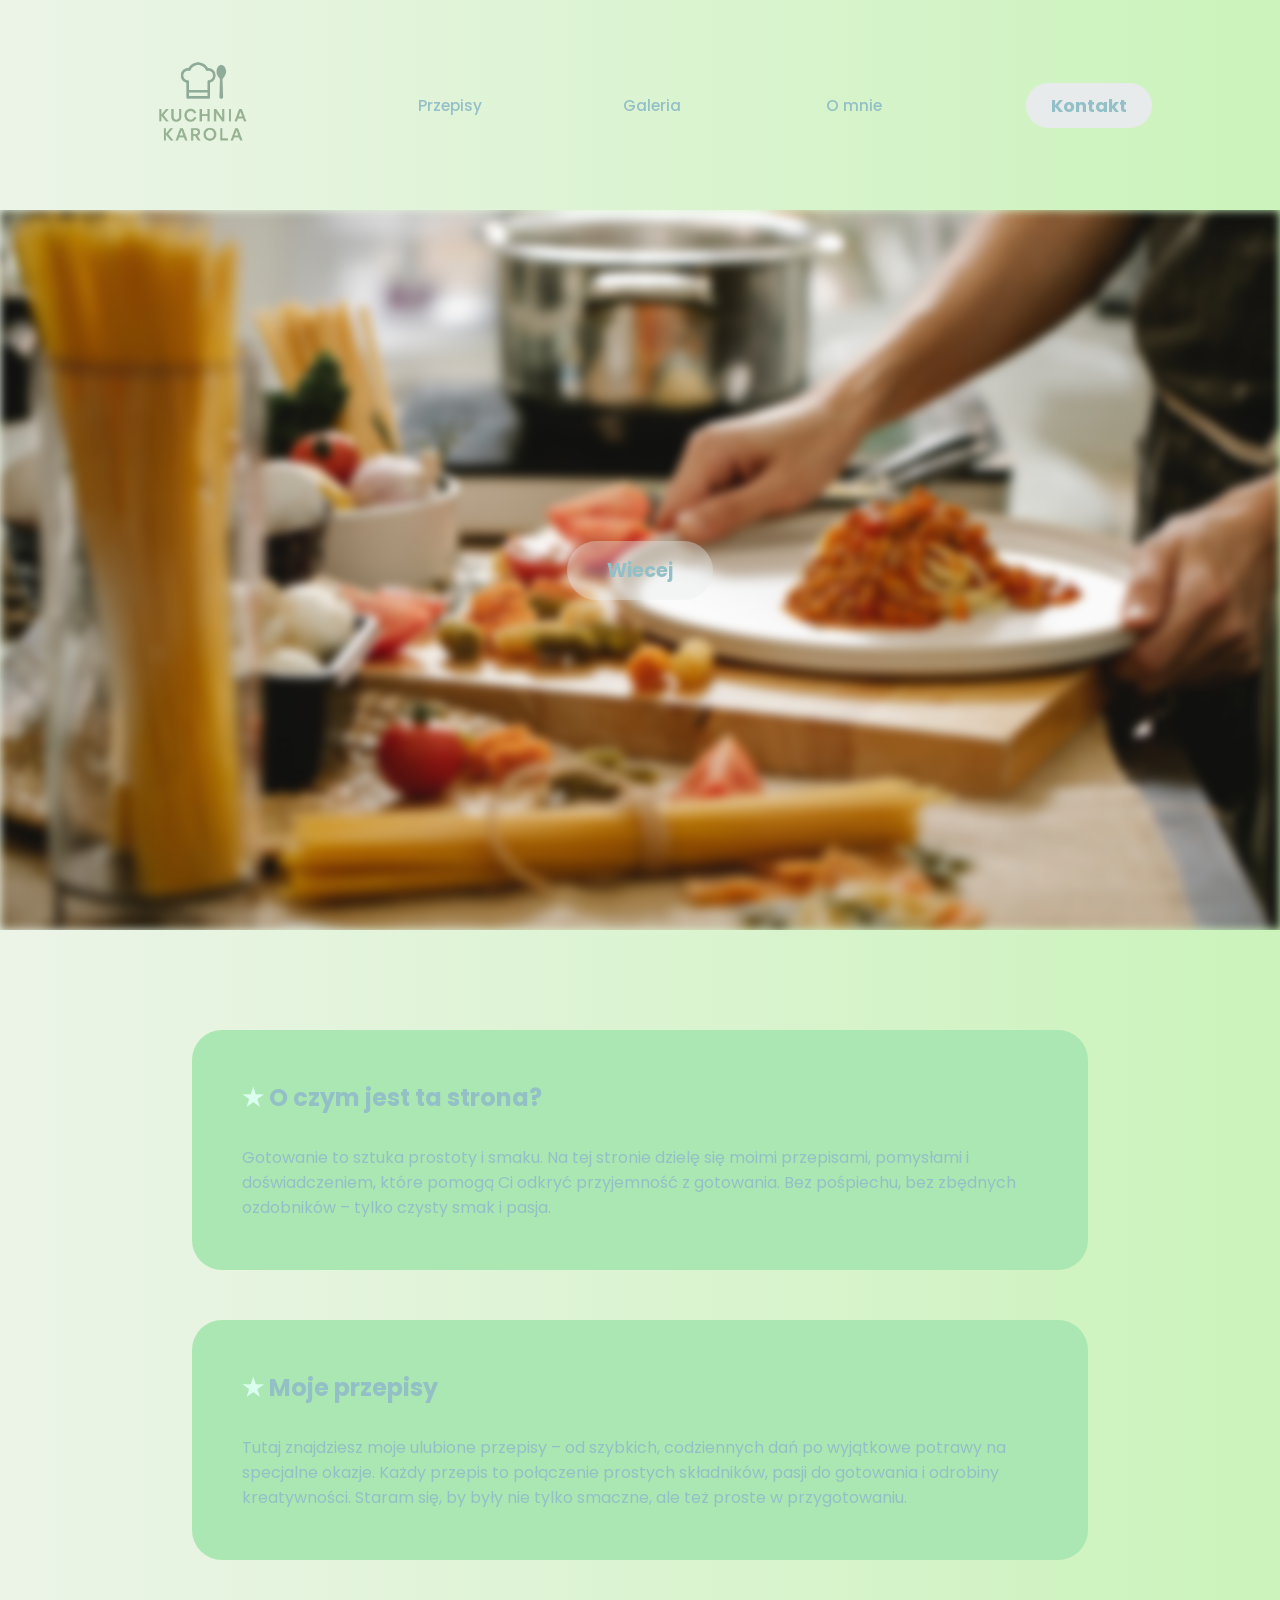
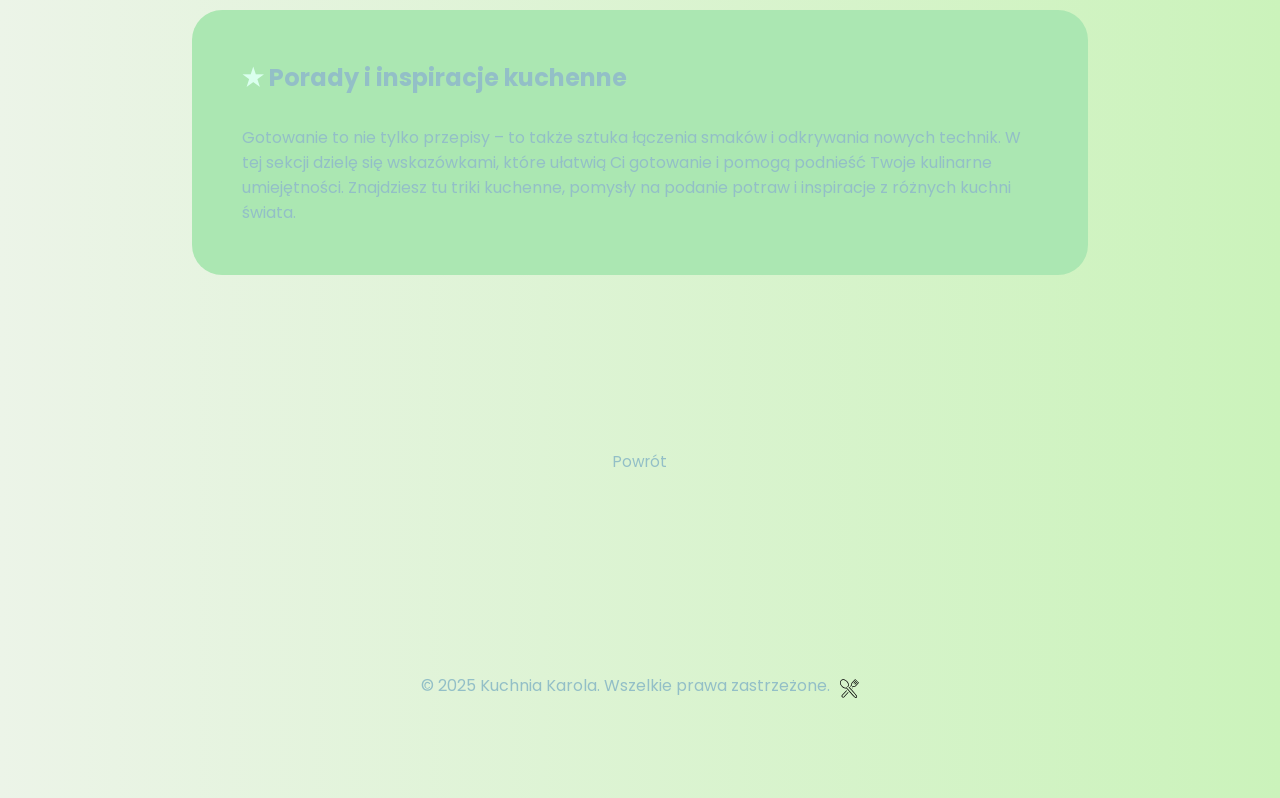
<file: index.html>
<!DOCTYPE html>

<html>
  <head>
    <meta charset="utf-8" />
    <meta http-equiv="X-UA-Compatible" content="IE=edge" />
    <title>Kuchnia Karola</title>
    <meta name="description" content="" />
    <meta name="viewport" content="width=device-width, initial-scale=1" />
    <link rel="stylesheet" href="styles/index.css" />
    <link rel="icon" type="image/x-icon" href="images/logo.png" />

    <link rel="preconnect" href="https://fonts.googleapis.com" />
    <link rel="preconnect" href="https://fonts.gstatic.com" crossorigin />
    <link
      href="https://fonts.googleapis.com/css2?family=Merriweather:ital,opsz,wght@0,18..144,300..900;1,18..144,300..900&family=Open+Sans:ital,wght@0,300..800;1,300..800&family=Poppins:ital,wght@0,100;0,200;0,300;0,400;0,500;0,600;0,700;0,800;0,900;1,100;1,200;1,300;1,400;1,500;1,600;1,700;1,800;1,900&display=swap"
      rel="stylesheet"
    />
  </head>
  <body>
    <header class="header_class">
      <a href="index.html">
        <div class="logo">
          <img src="images/logo.png" alt="Logo" width="500" height="500" />
        </div>
      </a>

      <nav class="nav-bar">
        <ul class="nav-links">
          <li><a href="przepisy.html">Przepisy</a></li>
          <li><a href="galeria.html">Galeria</a></li>
          <li><a href="aboutme.html">O mnie</a></li>
        </ul>
      </nav>

      <a class="button1" href="form.html">Kontakt</a>
    </header>
  

    <main>
      <section class="main-photo">
        
        <a id="main-button" href="#first-text1">Wiecej</a>
      </section>

      <div id="main_div">
        <section id="first-text1" class="main-tex first-section">
          <h2>O czym jest ta strona?</h2>
          <p>
            Gotowanie to sztuka prostoty i smaku. Na tej stronie dzielę się
            moimi przepisami, pomysłami i doświadczeniem, które pomogą Ci odkryć
            przyjemność z gotowania. Bez pośpiechu, bez zbędnych ozdobników –
            tylko czysty smak i pasja.
          </p>
        </section>
        <section id="first-text2" class="main-tex">
          <h2>Moje przepisy</h2>
          <p>
            Tutaj znajdziesz moje ulubione przepisy – od szybkich, codziennych
            dań po wyjątkowe potrawy na specjalne okazje. Każdy przepis to
            połączenie prostych składników, pasji do gotowania i odrobiny
            kreatywności. Staram się, by były nie tylko smaczne, ale też proste
            w przygotowaniu.
          </p>
        </section>
        <section id="first-text3" class="main-tex">
          <h2>Porady i inspiracje kuchenne</h2>
          <p>
            Gotowanie to nie tylko przepisy – to także sztuka łączenia smaków i
            odkrywania nowych technik. W tej sekcji dzielę się wskazówkami,
            które ułatwią Ci gotowanie i pomogą podnieść Twoje kulinarne
            umiejętności. Znajdziesz tu triki kuchenne, pomysły na podanie
            potraw i inspiracje z różnych kuchni świata.
          </p>
        </section>
      </div>
      <section class="back_top_sec">
        <a class="back-to-top" href="#top">Powrót</a>
      </section>
    </main>
    <footer id="footer">
      <p>© 2025 Kuchnia Karola. Wszelkie prawa zastrzeżone.</p>
            <svg
        xmlns="http://www.w3.org/2000/svg"
        xmlns:xlink="http://www.w3.org/1999/xlink"
        fill="#000000"
        width="19px"
        height="19px"
        viewBox="0 -0.5 122.88 122.88"
        version="1.1"
        id="Layer_1"
        style="enable-background: new 0 0 122.88 121.87"
        xml:space="preserve"
      >
        <g>
          <path
            d="M97.34,0.74c0.86-0.93,2.3-0.99,3.23-0.13c0.93,0.86,0.99,2.3,0.13,3.23L81.98,24.1l-0.03,0.04 c-2.29,2.77-3.86,5.33-4.56,7.67c-0.62,2.07-0.53,3.95,0.39,5.59c0.49,0.88,0.33,1.96-0.32,2.67l0,0l-8.89,9.62 c-0.87-0.95-1.56-1.72-2.02-2.22c-0.21-0.28-0.45-0.55-0.7-0.81l-0.02,0.02c-0.12-0.13-0.25-0.25-0.38-0.37l7.6-8.23 c-0.89-2.38-0.88-4.91-0.06-7.6c0.88-2.92,2.75-6.03,5.44-9.27c0.06-0.08,0.11-0.16,0.18-0.23L97.32,0.72L97.34,0.74L97.34,0.74z M57.13,55.01c-0.84-0.94-0.76-2.39,0.18-3.23c0.94-0.84,2.39-0.76,3.23,0.18c9.41,10.54,38.5,41.73,46.56,53.39 c10.63,15.05-5.83,19.79-11.29,14.31c-13.64-13.19-42.6-46.82-55.33-61.08c-4.58,1.94-9.03,2.24-13.5,0.96 c-4.81-1.37-9.52-4.58-14.3-9.51l-0.06-0.06c-3.64-3.84-6.49-7.63-8.55-11.38c-2.11-3.86-3.4-7.68-3.86-11.47 c-0.49-4.08-0.11-7.88,0.99-11.25c1.29-3.96,3.58-7.31,6.58-9.8c3.02-2.5,6.73-4.12,10.87-4.62c3.44-0.41,7.19-0.06,11.07,1.21 c5.37,1.75,11.63,6.1,16.82,11.68c3.83,4.11,7.11,8.92,9.06,13.87c2.03,5.16,2.65,10.5,1.02,15.5c-0.96,2.96-2.7,5.74-5.4,8.25 c-0.93,0.86-2.37,0.8-3.23-0.12c-0.86-0.93-0.8-2.37,0.12-3.23c2.09-1.95,3.43-4.08,4.16-6.33c1.26-3.87,0.73-8.16-0.93-12.38 c-1.74-4.42-4.69-8.74-8.15-12.45c-4.68-5.02-10.23-8.91-14.91-10.44c-3.21-1.04-6.28-1.34-9.09-1c-3.26,0.4-6.18,1.65-8.51,3.6 c-2.34,1.95-4.13,4.58-5.16,7.71c-0.89,2.73-1.2,5.87-0.79,9.26c0.39,3.2,1.5,6.47,3.32,9.81c1.91,3.43,4.53,6.9,7.9,10.45 l0.02,0.03c4.22,4.35,8.27,7.15,12.28,8.29c3.79,1.08,7.65,0.66,11.68-1.35c0.92-0.53,2.11-0.35,2.84,0.47 c12.42,13.91,42.63,48.92,56.01,61.89c5.81,2.37,9.03-0.55,6.25-5.7C100.7,102.43,63.5,62.17,57.13,55.01L57.13,55.01L57.13,55.01z M45.07,75.12l-29.16,31.55c-0.06,0.06-0.11,0.12-0.18,0.18c-4.26,4.6,3.28,11.3,7.96,6.82l28.32-30.65l3.04,3.45l-28.1,30.41l0,0 c-0.06,0.07-0.12,0.13-0.2,0.2c-1.68,1.41-3.37,2.33-5.08,2.71c-1.76,0.4-3.49,0.22-5.15-0.56c-0.28-0.11-0.54-0.25-0.77-0.46 l-4.03-3.73l0,0c-0.06-0.06-0.12-0.11-0.18-0.18c-1.56-1.8-2.3-3.72-2.1-5.75c0.19-1.92,1.21-3.79,3.14-5.59l29.44-31.86 L45.07,75.12L45.07,75.12z M75.63,57.46l1.73-1.87c0.86-0.93,2.31-0.99,3.23-0.13s0.99,2.3,0.13,3.23l-2,2.16L75.63,57.46 L75.63,57.46z M104.45,7.43c0.86-0.93,2.3-0.99,3.23-0.13c0.93,0.86,0.99,2.3,0.13,3.23L91.4,28.3c-0.86,0.93-2.3,0.99-3.23,0.13 c-0.93-0.86-0.99-2.3-0.13-3.23L104.45,7.43L104.45,7.43L104.45,7.43z M111.55,14c0.86-0.93,2.3-0.99,3.23-0.13 c0.93,0.86,0.99,2.3,0.13,3.23L98.51,34.86c-0.86,0.93-2.3,0.99-3.23,0.13c-0.93-0.86-0.99-2.3-0.13-3.23L111.55,14L111.55,14 L111.55,14z M118.91,20.83c0.86-0.93,2.3-0.99,3.23-0.13c0.93,0.86,0.99,2.31,0.13,3.23L103.55,44.2c-0.07,0.07-0.14,0.13-0.21,0.2 c-4.26,4.1-8.33,6.47-12.22,7.14c-4.22,0.73-8.09-0.47-11.64-3.57c-0.95-0.83-1.04-2.28-0.22-3.22c0.83-0.95,2.28-1.04,3.22-0.22 c2.45,2.14,5.07,2.98,7.84,2.49c2.98-0.51,6.26-2.48,9.84-5.93l0.02-0.02l18.71-20.25L118.91,20.83L118.91,20.83z"
          />
        </g>
      </svg>
    </footer>



  </body>
</html>
</file>
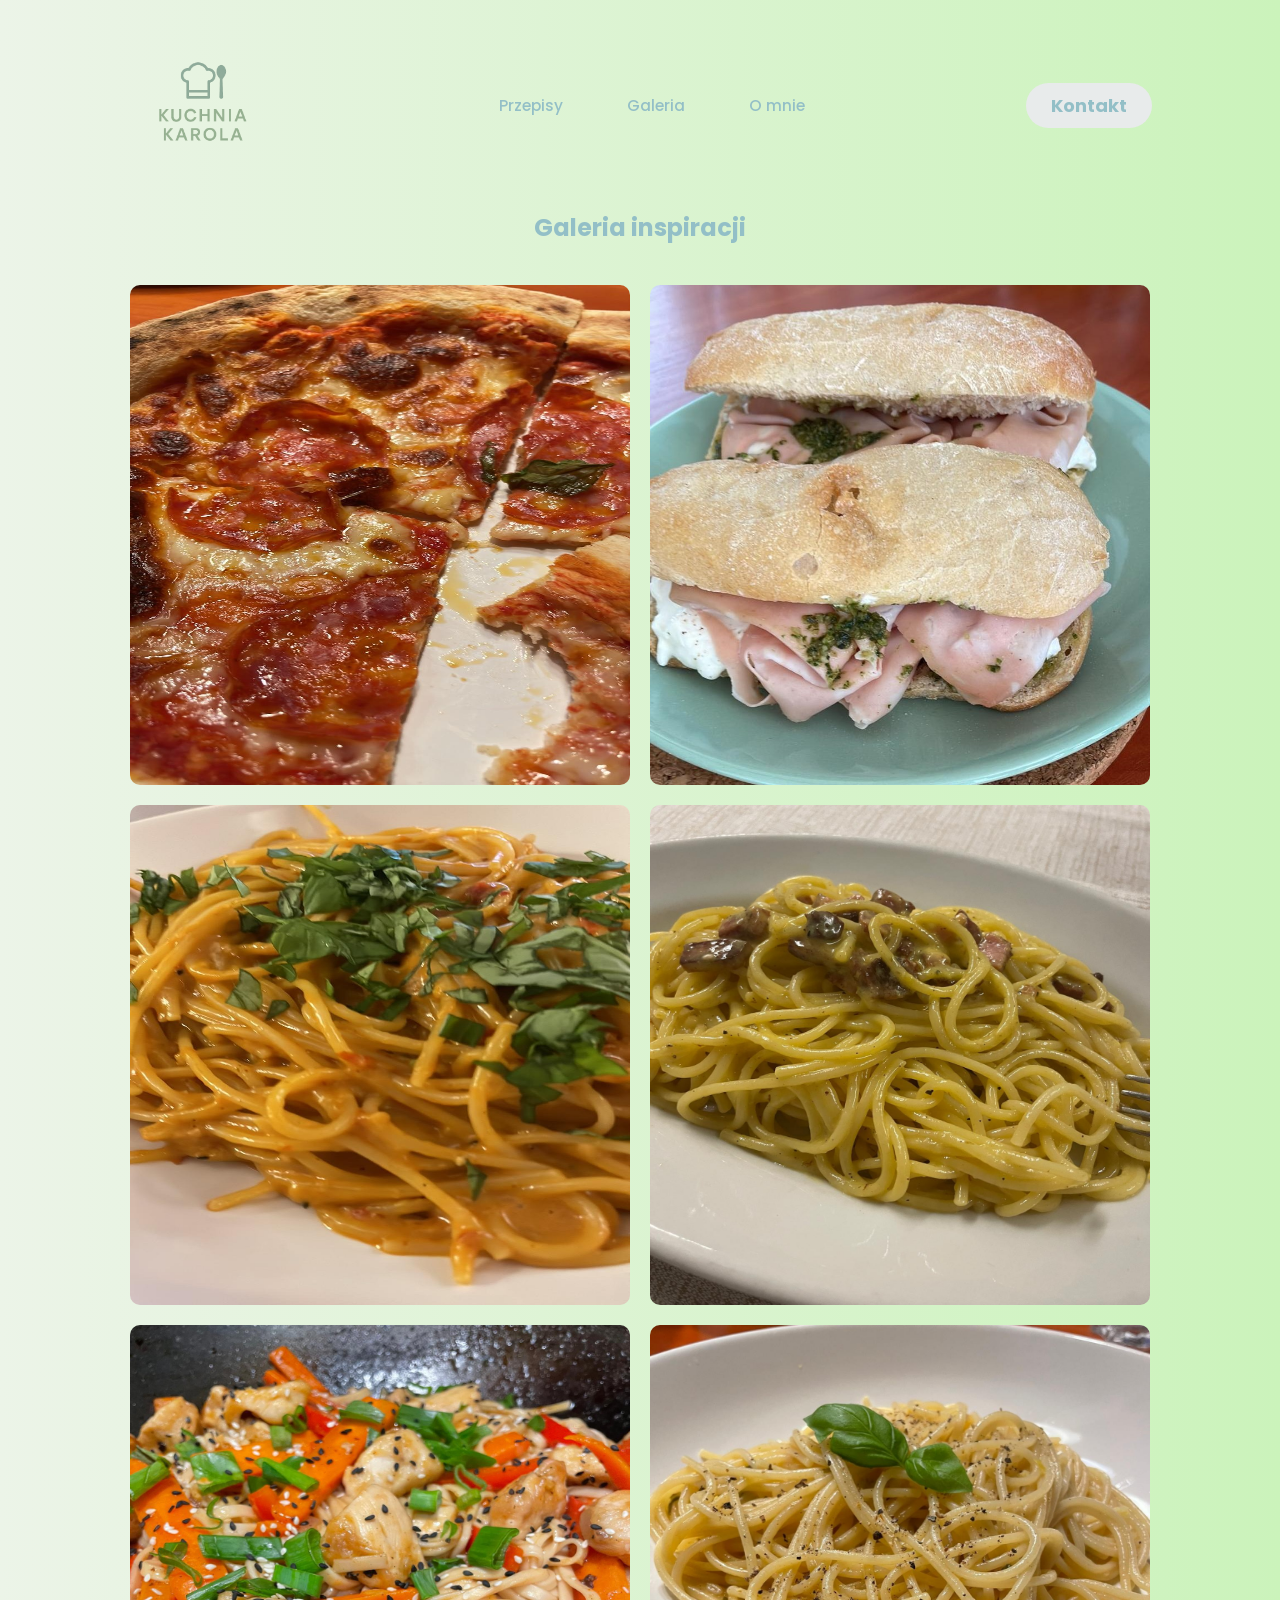
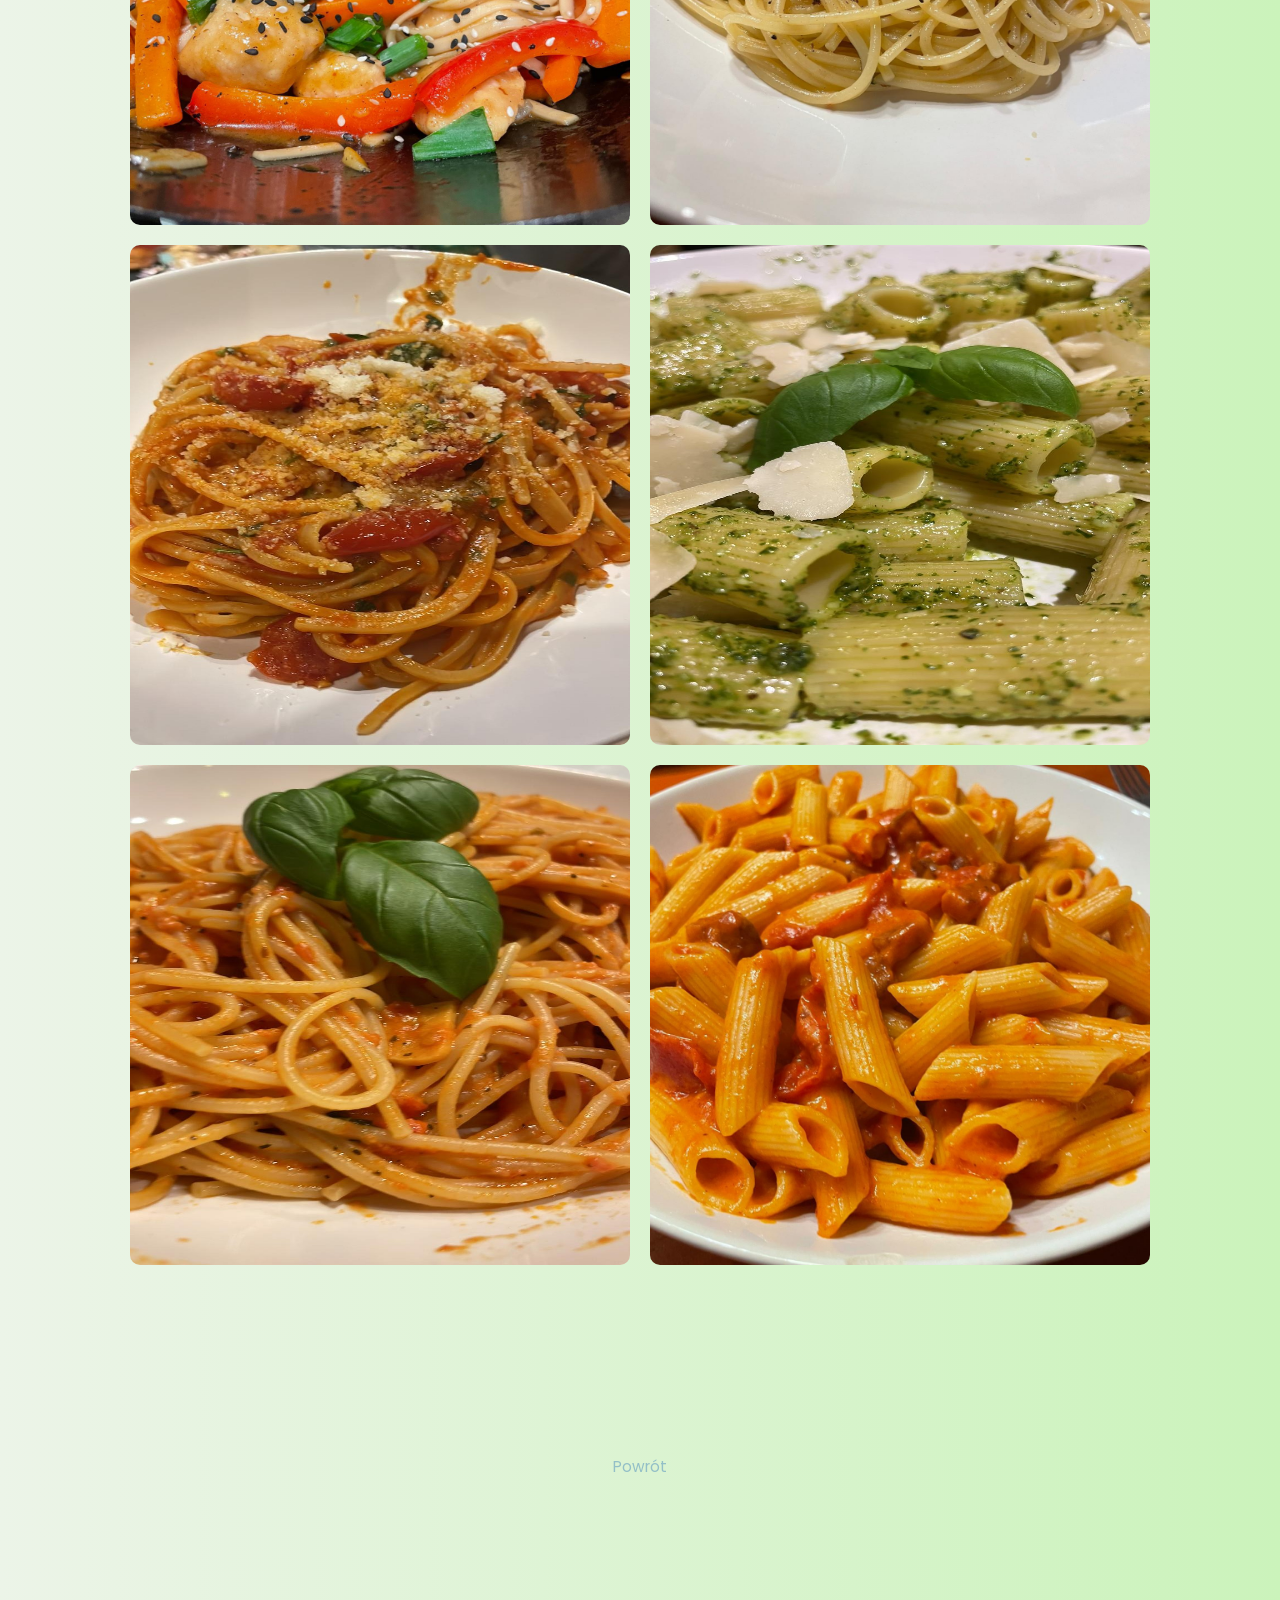
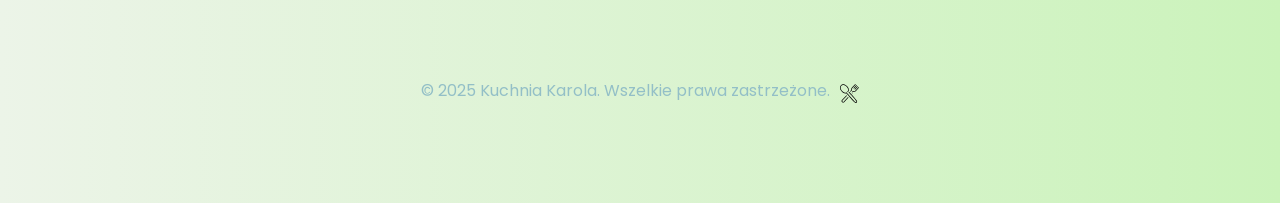
<file: galeria.html>
<!DOCTYPE html>

<html>
  <head>
    <meta charset="utf-8" />
    <meta http-equiv="X-UA-Compatible" content="IE=edge" />
    <title>Kuchnia Karola</title>
    <meta name="description" content="" />
    <meta name="viewport" content="width=device-width, initial-scale=1" />
    <link rel="stylesheet" href="styles/galeria.css" />
    <link rel="icon" type="image/x-icon" href="images/logo.png" />

    <link rel="preconnect" href="https://fonts.googleapis.com" />
    <link rel="preconnect" href="https://fonts.gstatic.com" crossorigin />
    <link
      href="https://fonts.googleapis.com/css2?family=Merriweather:ital,opsz,wght@0,18..144,300..900;1,18..144,300..900&family=Open+Sans:ital,wght@0,300..800;1,300..800&family=Poppins:ital,wght@0,100;0,200;0,300;0,400;0,500;0,600;0,700;0,800;0,900;1,100;1,200;1,300;1,400;1,500;1,600;1,700;1,800;1,900&display=swap"
      rel="stylesheet"
    />    
  </head>
  <body>
    <header class="header_class">
      <a href="index.html">
        <div class="logo">
          <img src="images/logo.png" alt="Logo" width="500" height="500" />
        </div>
      </a>

      <nav class="nav-bar">
        <ul class="nav-links">
          <li><a href="przepisy.html">Przepisy</a></li>
          <li><a href="galeria.html">Galeria</a></li>
          <li><a href="aboutme.html">O mnie</a></li>
        </ul>
      </nav>

      <a class="button1" href="form.html">Kontakt</a>
    </header>

    <main>
        <h2>Galeria inspiracji</h2>
      <section class="gallery">
        
            <div class="gallery-item">
                <img src="images/galeria/1.jpeg" alt="Zdjęcie 1"   />
            </div>
            <div class="gallery-item">
                <img src="images/galeria/2.jpeg" alt="Zdjęcie 2"   />
            </div>
            <div class="gallery-item">
                <img src="images/galeria/3.jpeg" alt="Zdjęcie 3"  />
            </div>
            <div class="gallery-item">
                <img src="images/galeria/4.jpeg" alt="Zdjęcie 4"  />
            </div>
            <div class="gallery-item">
                <img src="images/galeria/5.jpeg" alt="Zdjęcie 5"  />
            </div>
            <div class="gallery-item">
                <img src="images/galeria/6.jpeg" alt="Zdjęcie 6"  />
            </div>
            <div class="gallery-item">
                <img src="images/galeria/0.jpeg" alt="Zdjęcie 0"  />
            </div>
            <div class="gallery-item">
                <img src="images/galeria/7.jpeg" alt="Zdjęcie 7"  />
            </div>
            <div class="gallery-item">
                <img src="images/galeria/8.jpeg" alt="Zdjęcie 8" />
            </div>
            <div class="gallery-item">
                <img src="images/galeria/9.jpeg" alt="Zdjęcie 9" />
            </div>
      </section>


      <section class="back_top_sec">
        <a class="back-to-top" href="#top">Powrót</a>
      </section>
    </main>
    <footer id="footer">
      <p>© 2025 Kuchnia Karola. Wszelkie prawa zastrzeżone.</p>
            <svg
        xmlns="http://www.w3.org/2000/svg"
        xmlns:xlink="http://www.w3.org/1999/xlink"
        fill="#000000"
        width="19px"
        height="19px"
        viewBox="0 -0.5 122.88 122.88"
        version="1.1"
        id="Layer_1"
        style="enable-background: new 0 0 122.88 121.87"
        xml:space="preserve"
      >
        <g>
          <path
            d="M97.34,0.74c0.86-0.93,2.3-0.99,3.23-0.13c0.93,0.86,0.99,2.3,0.13,3.23L81.98,24.1l-0.03,0.04 c-2.29,2.77-3.86,5.33-4.56,7.67c-0.62,2.07-0.53,3.95,0.39,5.59c0.49,0.88,0.33,1.96-0.32,2.67l0,0l-8.89,9.62 c-0.87-0.95-1.56-1.72-2.02-2.22c-0.21-0.28-0.45-0.55-0.7-0.81l-0.02,0.02c-0.12-0.13-0.25-0.25-0.38-0.37l7.6-8.23 c-0.89-2.38-0.88-4.91-0.06-7.6c0.88-2.92,2.75-6.03,5.44-9.27c0.06-0.08,0.11-0.16,0.18-0.23L97.32,0.72L97.34,0.74L97.34,0.74z M57.13,55.01c-0.84-0.94-0.76-2.39,0.18-3.23c0.94-0.84,2.39-0.76,3.23,0.18c9.41,10.54,38.5,41.73,46.56,53.39 c10.63,15.05-5.83,19.79-11.29,14.31c-13.64-13.19-42.6-46.82-55.33-61.08c-4.58,1.94-9.03,2.24-13.5,0.96 c-4.81-1.37-9.52-4.58-14.3-9.51l-0.06-0.06c-3.64-3.84-6.49-7.63-8.55-11.38c-2.11-3.86-3.4-7.68-3.86-11.47 c-0.49-4.08-0.11-7.88,0.99-11.25c1.29-3.96,3.58-7.31,6.58-9.8c3.02-2.5,6.73-4.12,10.87-4.62c3.44-0.41,7.19-0.06,11.07,1.21 c5.37,1.75,11.63,6.1,16.82,11.68c3.83,4.11,7.11,8.92,9.06,13.87c2.03,5.16,2.65,10.5,1.02,15.5c-0.96,2.96-2.7,5.74-5.4,8.25 c-0.93,0.86-2.37,0.8-3.23-0.12c-0.86-0.93-0.8-2.37,0.12-3.23c2.09-1.95,3.43-4.08,4.16-6.33c1.26-3.87,0.73-8.16-0.93-12.38 c-1.74-4.42-4.69-8.74-8.15-12.45c-4.68-5.02-10.23-8.91-14.91-10.44c-3.21-1.04-6.28-1.34-9.09-1c-3.26,0.4-6.18,1.65-8.51,3.6 c-2.34,1.95-4.13,4.58-5.16,7.71c-0.89,2.73-1.2,5.87-0.79,9.26c0.39,3.2,1.5,6.47,3.32,9.81c1.91,3.43,4.53,6.9,7.9,10.45 l0.02,0.03c4.22,4.35,8.27,7.15,12.28,8.29c3.79,1.08,7.65,0.66,11.68-1.35c0.92-0.53,2.11-0.35,2.84,0.47 c12.42,13.91,42.63,48.92,56.01,61.89c5.81,2.37,9.03-0.55,6.25-5.7C100.7,102.43,63.5,62.17,57.13,55.01L57.13,55.01L57.13,55.01z M45.07,75.12l-29.16,31.55c-0.06,0.06-0.11,0.12-0.18,0.18c-4.26,4.6,3.28,11.3,7.96,6.82l28.32-30.65l3.04,3.45l-28.1,30.41l0,0 c-0.06,0.07-0.12,0.13-0.2,0.2c-1.68,1.41-3.37,2.33-5.08,2.71c-1.76,0.4-3.49,0.22-5.15-0.56c-0.28-0.11-0.54-0.25-0.77-0.46 l-4.03-3.73l0,0c-0.06-0.06-0.12-0.11-0.18-0.18c-1.56-1.8-2.3-3.72-2.1-5.75c0.19-1.92,1.21-3.79,3.14-5.59l29.44-31.86 L45.07,75.12L45.07,75.12z M75.63,57.46l1.73-1.87c0.86-0.93,2.31-0.99,3.23-0.13s0.99,2.3,0.13,3.23l-2,2.16L75.63,57.46 L75.63,57.46z M104.45,7.43c0.86-0.93,2.3-0.99,3.23-0.13c0.93,0.86,0.99,2.3,0.13,3.23L91.4,28.3c-0.86,0.93-2.3,0.99-3.23,0.13 c-0.93-0.86-0.99-2.3-0.13-3.23L104.45,7.43L104.45,7.43L104.45,7.43z M111.55,14c0.86-0.93,2.3-0.99,3.23-0.13 c0.93,0.86,0.99,2.3,0.13,3.23L98.51,34.86c-0.86,0.93-2.3,0.99-3.23,0.13c-0.93-0.86-0.99-2.3-0.13-3.23L111.55,14L111.55,14 L111.55,14z M118.91,20.83c0.86-0.93,2.3-0.99,3.23-0.13c0.93,0.86,0.99,2.31,0.13,3.23L103.55,44.2c-0.07,0.07-0.14,0.13-0.21,0.2 c-4.26,4.1-8.33,6.47-12.22,7.14c-4.22,0.73-8.09-0.47-11.64-3.57c-0.95-0.83-1.04-2.28-0.22-3.22c0.83-0.95,2.28-1.04,3.22-0.22 c2.45,2.14,5.07,2.98,7.84,2.49c2.98-0.51,6.26-2.48,9.84-5.93l0.02-0.02l18.71-20.25L118.91,20.83L118.91,20.83z"
          />
        </g>
      </svg>
    </footer>

    
  </body>
</html>
</file>
<file: styles/index.css>
html {
  scroll-behavior: smooth;
}

* {
  box-sizing: border-box;
  padding: 0;
  margin: 0;
}

body {
  height: 100%;
  margin: 0;
  background: linear-gradient(90deg, #ecf4e8, #cbf3bb);
}
a {
  color: inherit;
  text-decoration: none;
}
a:hover {
  color: #00a0c6;
  text-decoration: none;
  cursor: pointer;
}

h1,
h2,
h3,
p,
a,
button {
  color: #93bfc7;
  font-family: "poppins", sans-serif;
}

html {
  height: 100%;
}

main {
  display: flex;
  justify-content: center;
}

.header_class {
  display: flex;
  justify-content: space-between;
  flex-direction: row;
  flex-wrap: wrap;
  align-items: center;
  padding: 30px 10%;
}

.nav-bar {
  flex: 1;
  max-width: 600px;
  margin: 0 2rem;
}

.nav-links {
  list-style: none;
  padding: 0;
  margin: 0;
  display: flex;
  justify-content: center;
  gap: 5px;
  width: 100%;
}

.nav-links li a:hover {
  opacity: 0.7;
  text-decoration: none;
  cursor: pointer;
}
.nav-links li {
  flex:1;
  text-align: center;
  
  transition: all 0.3s ease 0s;
}
.nav-links a {
  font-size: 1.2rem;
  white-space: wrap;
  padding: 0.5rem;
  }

.nav-links li:hover {
  scale: 1.1;
}


.logo {
  display: flex;
  align-items: center;
  gap: 0.1vw;
}

.logo:hover {
  cursor: pointer;
  opacity: 0.7;
  scale: 1.1;
  transition: all 0.3s ease 0s;
}

.logo img {
  width: 150px;
  height: 150px;
}

.strokeme {
  text-shadow: -1px -1px 0 #000, 1px -1px 0 #000, -1px 1px 0 #000,
    1px 1px 0 #000;
}

.nav-links li a {
  font-size: 1.2vw;
  font-weight: 500;

  transition: 0.5s all ease;
}

.button1 {
  padding: 9px 25px;
  background-color: #e8ebeb;
  font-weight: 700;
  font-size: large;
  border: none;
  border-radius: 50px;
  cursor: pointer;
  transition: all 0.3s ease 0s;
}

.button1:hover {
  background-color: #b0b3b5e1;
  scale: 1.1;
}

#footer {
  display: flex;
  margin-top: 200px;
  padding-bottom: 100px;
  align-items: flex-end;
  justify-content: center;
}

main {
  display: flex;
  flex-direction: column;
}

.main-photo {
  position: relative;
  transition: all 0.5s ease;
  width: 100vw;
  height: 80vh;
  overflow: hidden;
  display: flex;
  justify-content: center;
  align-items: center;
}


.main-photo::before {
  content: "";
  position: absolute;
  inset: 0;
  background: url("../images/spaghetti-6639970_1920.jpg") center/cover no-repeat;
  filter: blur(5px);
  transition: filter 0.5s ease;
  z-index: 0;
}

.main-photo:hover::before {
  filter: blur(3px);
}

#main-button {
  position: absolute;
  z-index: 1; 
  padding: 15px 40px;
  font-size: 1.5vw;
  font-weight: 700;
  border: none;
  border-radius: 50px;
  cursor: pointer;
  background-color: #e8ebeb62;
  transition: all 0.3s ease 0s;
  filter: none; 
}

#main-button:hover {
  background-color: #b0b3b53d;
  scale: 1.1;
}

.main-tex {
  background: linear-gradient(90deg, #abe7b2, #abe7b2);
  border: none;
  border-radius: 30px;
  margin: 25px 15%;
  padding: 50px;
  display: flex;
  flex-direction: column;
  gap: 30px;
}

.back-to-top {
  display: flex;
  justify-content: center;
  text-align: center;
  margin-top: 150px;
}

.back-to-top {
  font-size: 1.2vw;
}

.first-section {
  margin-top: 100px;
}

#main_div {
  display: flex;
  flex-direction: column;
}

@keyframes slide-in {
  from {
    transform: translateY(-100%);
    opacity: 0;
  }
  
  to {
    transform: translateY(0);
    opacity: 1;
  }
}

header {
  animation: slide-in 1s ;
  z-index: 1;
}

footer p {
  margin-right: 10px;
}

h2::before {
  content: "★  ";
  color: rgb(218, 255, 238);
}
@media screen and (max-width: 600px)
{
  .back-to-top {
    font-size:30px;
  }
  #main-button{
    font-size: 20px;
  }

  .header_class{
    justify-content: center;
  }

  
  .nav-links {
    width: 100%;
    flex-direction: column; 
    gap: 0.5rem;
    align-items: center;
    padding: 0.5rem 0;
  }

  .nav-links li {
    flex: none; 
    width: 100%;
    text-align: center;
  }

  .nav-links li a {
    
    font-size: 1.25rem; 
    padding: 0.75rem 1rem; 
    
  }
  #footer {
    width: 100vw;
  }

}
</file>
<file: styles/galeria.css>
html {
  scroll-behavior: smooth;
}

* {
  box-sizing: border-box;
  padding: 0;
  margin: 0;
}

body {
  height: 100%;
  margin: 0;
  background: linear-gradient(90deg, #ecf4e8, #cbf3bb);
}
a {
  color: inherit;
  text-decoration: none;
}
a:hover {
  color: #00a0c6;
  text-decoration: none;
  cursor: pointer;
}

h1,
h2,
h3,
p,
a,
button {
  color: #93bfc7;
  font-family: "poppins", sans-serif;
}

html {
  height: 100%;
}

main {
  display: flex;
  justify-content: center;
}

.header_class {
  display: flex;
  justify-content: space-between;
  flex-direction: row;
  flex-wrap: nowrap;
  align-items: center;
  padding: 30px 10%;
}

.nav-links {
  width: 100%;
  list-style: none;
  padding: 0;
  margin: 0;
  display: flex;
  justify-content: center;
  gap: 5vw;
}

.nav-links li a:hover {
  opacity: 0.7;
  text-decoration: none;
  cursor: pointer;
}
.nav-links li {
  width: 100%;
  transition: all 0.3s ease 0s;
}

.nav-links li:hover {
  scale: 1.1;
}

.logo {
  display: flex;
  align-items: center;
  gap: 0.1vw;
}

.logo:hover {
  cursor: pointer;
  opacity: 0.7;
  scale: 1.1;
  transition: all 0.3s ease 0s;
}

.logo img {
  width: 150px;
  height: 150px;
}

.strokeme {
  text-shadow: -1px -1px 0 #000, 1px -1px 0 #000, -1px 1px 0 #000,
    1px 1px 0 #000;
}

.nav-links li a {
  font-size: 1.2vw;
  font-weight: 500;
  white-space: nowrap;
  transition: 0.5s all ease;
}

.button1 {
  padding: 9px 25px;
  background-color: #e8ebeb;
  font-weight: 700;
  font-size: large;
  border: none;
  border-radius: 50px;
  cursor: pointer;
  transition: all 0.3s ease 0s;
}

.button1:hover {
  background-color: #b0b3b5e1;
  scale: 1.1;
}

#footer {
  display: flex;
  margin-top: 200px;
  padding-bottom: 100px;
  align-items: flex-end;
  justify-content: center;
}

main {
  display: flex;
  flex-direction: column;
}

.main-photo {
  position: relative;
  transition: all 0.5s ease;
  width: 100vw;
  height: 80vh;
  overflow: hidden;
  display: flex;
  justify-content: center;
  align-items: center;
}


.main-photo::before {
  content: "";
  position: absolute;
  inset: 0;
  background: url("../images/spaghetti-6639970_1920.jpg") center/cover no-repeat;
  filter: blur(5px);
  transition: filter 0.5s ease;
  z-index: 0;
}

.main-photo:hover::before {
  filter: blur(3px);
}

#main-button {
  position: absolute;
  z-index: 1; 
  padding: 15px 40px;
  font-size: 1.5vw;
  font-weight: 700;
  border: none;
  border-radius: 50px;
  cursor: pointer;
  background-color: #e8ebeb62;
  transition: all 0.3s ease 0s;
  filter: none; 
}

#main-button:hover {
  background-color: #b0b3b53d;
  scale: 1.1;
}

.main-tex {
  background: linear-gradient(90deg, #abe7b2, #abe7b2);
  border: none;
  border-radius: 30px;
  margin: 25px 15%;
  padding: 50px;
  display: flex;
  flex-direction: column;
  gap: 30px;
}

.back-to-top {
  display: flex;
  justify-content: center;
  text-align: center;
  margin-top: 150px;
}

.back-to-top {
  font-size: 1.2vw;
}

.first-section {
  margin-top: 100px;
}


main {
  display: flex;
  justify-content: center;
  align-items: center;
}

.gallery {
    display: flex;
    flex-wrap: wrap;
    justify-content: center;
    gap: 20px;
    padding: 40px;
    max-width: 1200px;
    margin: 0 auto;

}



.gallery img {
  width: 500px;        
  height: 500px;      
  border-radius: 10px; 
  display: block;
  transition: transform 0.3s ease;
}


.gallery img:hover {
  transform: scale(1.05);
  
}

footer p {
  margin-right: 10px;
}

@media screen and (max-width: 600px)
{
  .back-to-top {
    font-size:30px;
  }
  #main-button{
    font-size: 20px;
  }

  .header_class{
    justify-content: center;
  }

  
  .nav-links {
    width: 100%;
    flex-direction: column; 
    gap: 0.5rem;
    align-items: center;
    padding: 0.5rem 0;
  }

  .nav-links li {
    flex: none; 
    width: 100%;
    text-align: center;
  }

  .nav-links li a {
    
    font-size: 1.25rem; 
    padding: 0.75rem 1rem; 
    
  }
  #footer {
    width: 100vw;
  }

  .gallery img {
    width: 70vw;        
    height: 70vw;
  }

}
</file>
